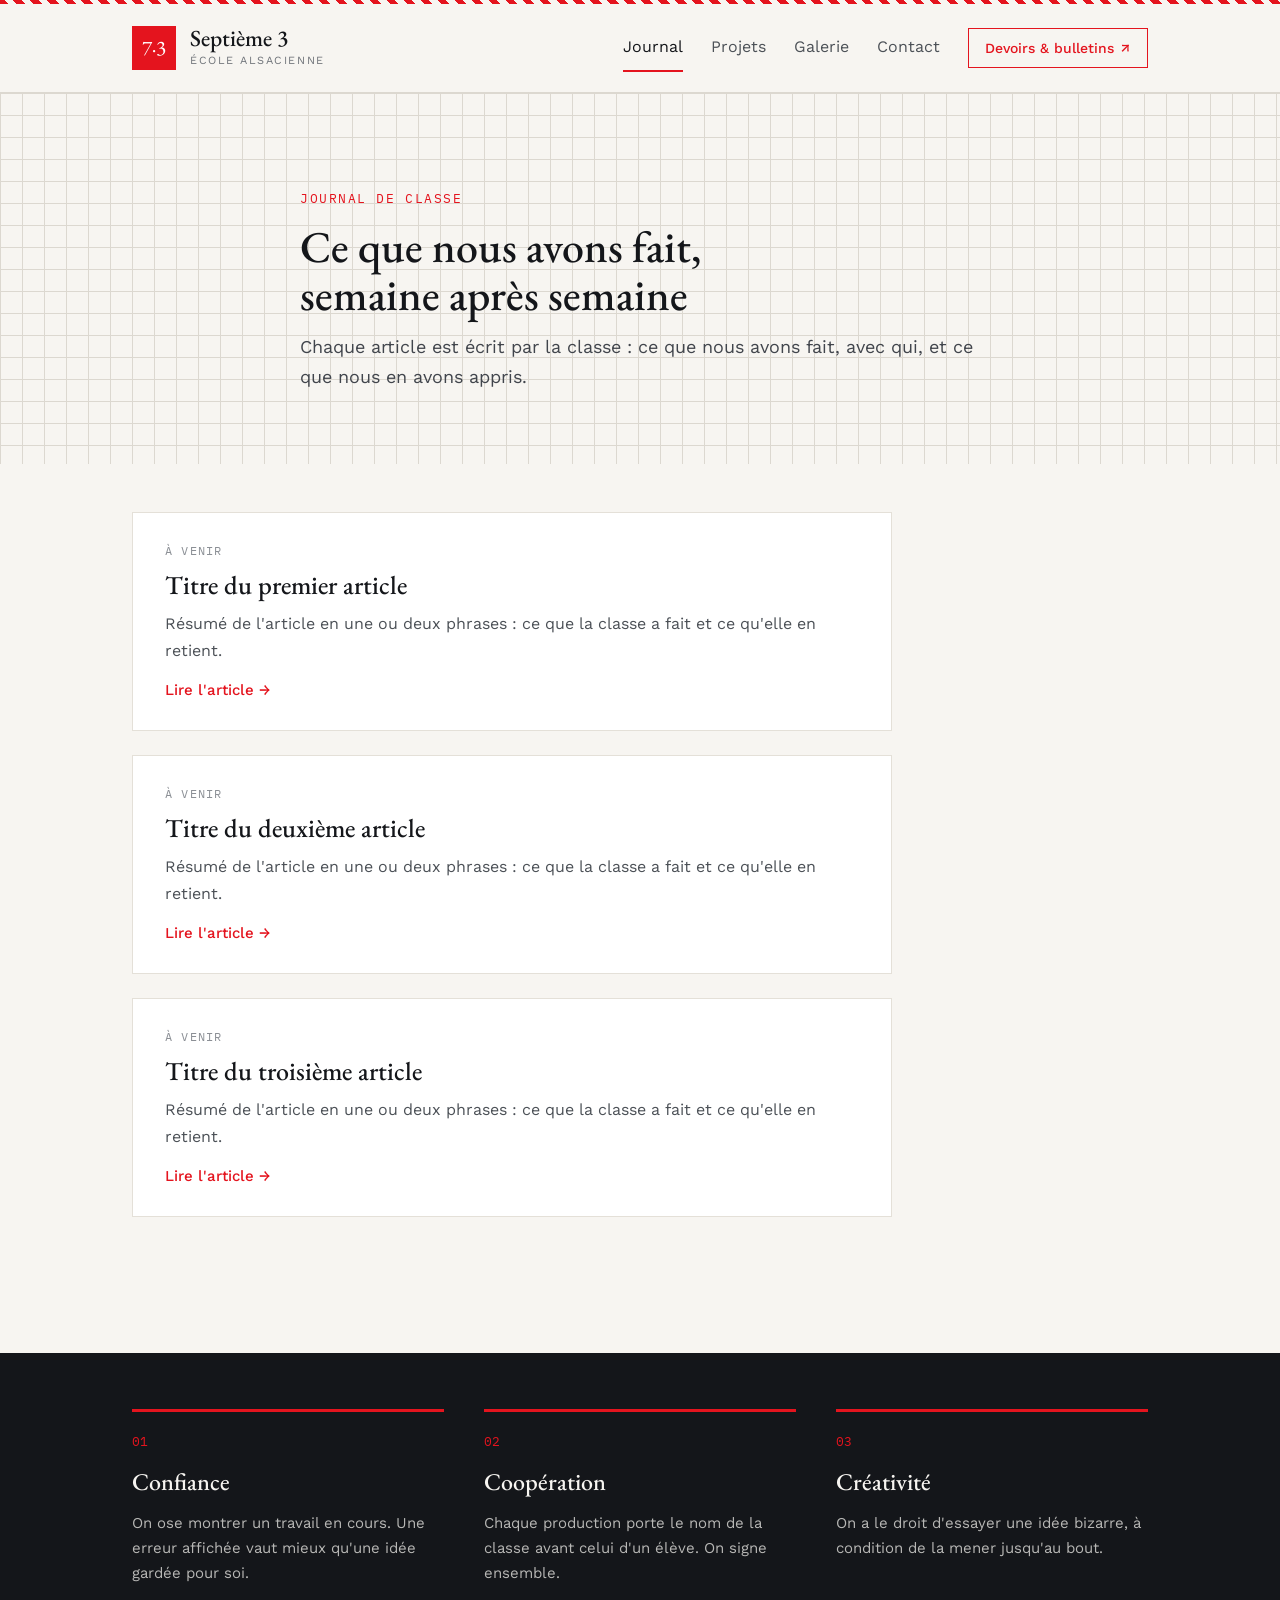
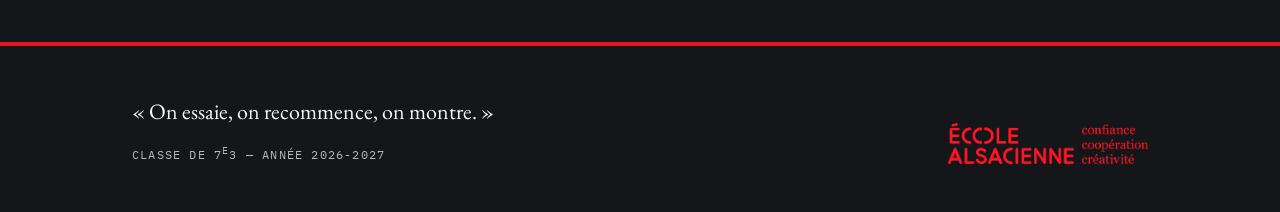
<file: index.html>
<!DOCTYPE html>
<html lang="fr">
<head>
<meta charset="utf-8">
<meta name="viewport" content="width=device-width, initial-scale=1">
<title>Septième 3 — Journal de classe</title>
<meta name="description" content="Le journal de la classe de 7e3, École Alsacienne : ce que nous avons fait, avec qui, et ce que nous en avons appris.">
<link rel="icon" href="favicon.svg" type="image/svg+xml">
<link rel="preconnect" href="https://fonts.googleapis.com">
<link rel="preconnect" href="https://fonts.gstatic.com" crossorigin>
<link href="https://fonts.googleapis.com/css2?family=EB+Garamond:ital,wght@0,400;0,500;0,600;1,400&family=Work+Sans:wght@300;400;500;600&family=IBM+Plex+Mono:wght@400;500&display=swap" rel="stylesheet">
<link rel="stylesheet" href="css/style.css">
</head>
<body>

<div class="top-band motif-rayures"></div>

<header class="site-header">
  <div class="container">
    <a class="brand" href="index.html">
      <div class="monogram">7·3</div>
      <div class="brand-text">
        <strong>Septième 3</strong>
        <span>École Alsacienne</span>
      </div>
    </a>
    <div class="header-actions">
      <nav class="main-nav" aria-label="Navigation principale">
        <a href="index.html" aria-current="page">Journal</a>
        <a href="projets.html">Projets</a>
        <a href="galerie.html">Galerie</a>
        <a href="contact.html">Contact</a>
      </nav>
      <a class="external-link" href="https://maclasse-ea.vercel.app" target="_blank" rel="noopener">Devoirs &amp; bulletins <span aria-hidden="true">↗</span></a>
    </div>
  </div>
</header>

<main>
  <div class="page-intro motif-quadrillage">
    <div class="container">
      <span class="eyebrow">Journal de classe</span>
      <h1>Ce que nous avons fait, semaine après semaine</h1>
      <p>Chaque article est écrit par la classe : ce que nous avons fait, avec qui, et ce que nous en avons appris.</p>
    </div>
  </div>

  <div class="page-body container">
    <!-- Remplacer ces articles par les vrais billets de la classe -->
    <div class="entry-list">
      <article class="entry">
        <span class="date">À venir</span>
        <h2>Titre du premier article</h2>
        <p>Résumé de l'article en une ou deux phrases : ce que la classe a fait et ce qu'elle en retient.</p>
        <a class="read-more" href="#">Lire l'article →</a>
      </article>
      <article class="entry">
        <span class="date">À venir</span>
        <h2>Titre du deuxième article</h2>
        <p>Résumé de l'article en une ou deux phrases : ce que la classe a fait et ce qu'elle en retient.</p>
        <a class="read-more" href="#">Lire l'article →</a>
      </article>
      <article class="entry">
        <span class="date">À venir</span>
        <h2>Titre du troisième article</h2>
        <p>Résumé de l'article en une ou deux phrases : ce que la classe a fait et ce qu'elle en retient.</p>
        <a class="read-more" href="#">Lire l'article →</a>
      </article>
    </div>
  </div>

  <section class="values">
    <div class="container">
      <div class="value">
        <span class="num">01</span>
        <h3>Confiance</h3>
        <p>On ose montrer un travail en cours. Une erreur affichée vaut mieux qu'une idée gardée pour soi.</p>
      </div>
      <div class="value">
        <span class="num">02</span>
        <h3>Coopération</h3>
        <p>Chaque production porte le nom de la classe avant celui d'un élève. On signe ensemble.</p>
      </div>
      <div class="value">
        <span class="num">03</span>
        <h3>Créativité</h3>
        <p>On a le droit d'essayer une idée bizarre, à condition de la mener jusqu'au bout.</p>
      </div>
    </div>
  </section>
</main>

<footer class="site-footer">
  <div class="container">
    <div class="motto">
      <span>« On essaie, on recommence, on montre. »</span>
      <span>Classe de 7<sup>e</sup>3 — année 2026-2027</span>
    </div>
    <div class="logo-plate">
      <img src="assets/logo-ecole-alsacienne.png" alt="École Alsacienne" width="200" height="41">
    </div>
  </div>
</footer>

</body>
</html>
</file>
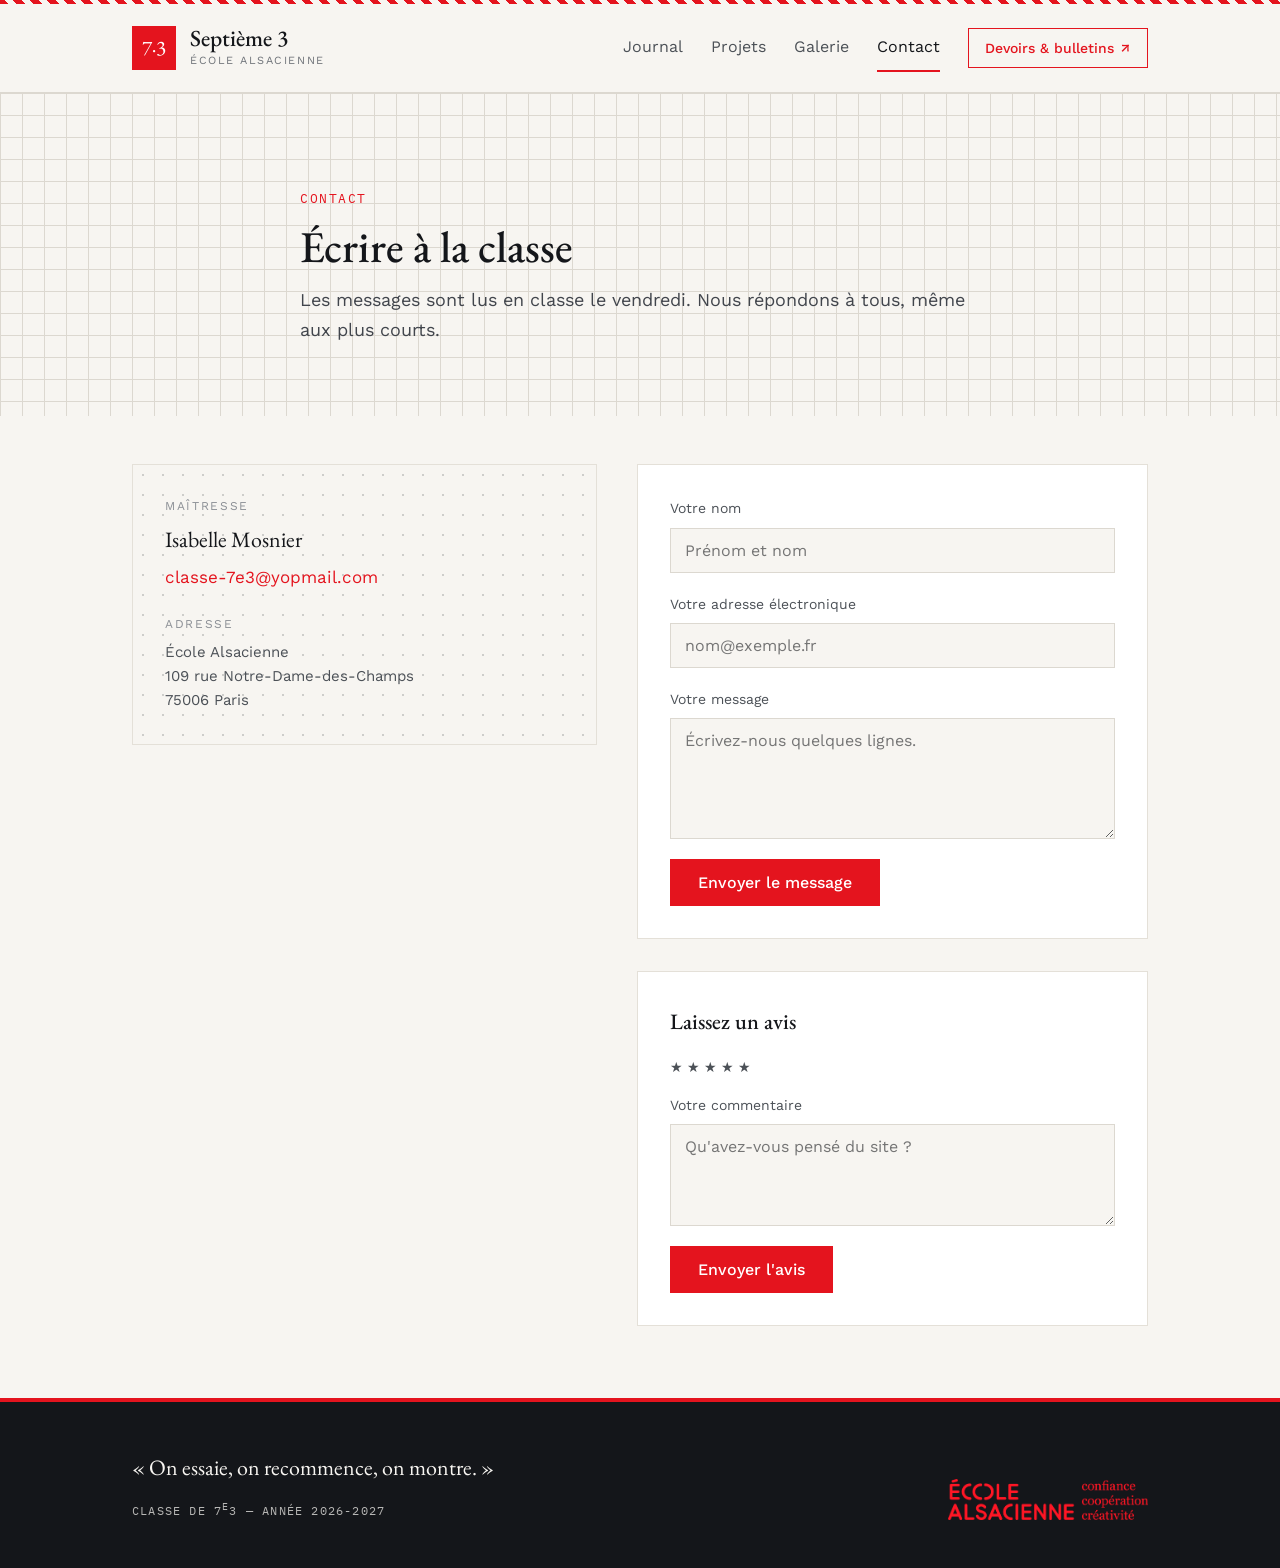
<file: contact.html>
<!DOCTYPE html>
<html lang="fr">
<head>
<meta charset="utf-8">
<meta name="viewport" content="width=device-width, initial-scale=1">
<title>Septième 3 — Contact</title>
<meta name="description" content="Écrire à la classe de 7e3, École Alsacienne.">
<link rel="icon" href="favicon.svg" type="image/svg+xml">
<link rel="preconnect" href="https://fonts.googleapis.com">
<link rel="preconnect" href="https://fonts.gstatic.com" crossorigin>
<link href="https://fonts.googleapis.com/css2?family=EB+Garamond:ital,wght@0,400;0,500;0,600;1,400&family=Work+Sans:wght@300;400;500;600&family=IBM+Plex+Mono:wght@400;500&display=swap" rel="stylesheet">
<link rel="stylesheet" href="css/style.css">
</head>
<body>

<div class="top-band motif-rayures"></div>

<header class="site-header">
  <div class="container">
    <a class="brand" href="index.html">
      <div class="monogram">7·3</div>
      <div class="brand-text">
        <strong>Septième 3</strong>
        <span>École Alsacienne</span>
      </div>
    </a>
    <div class="header-actions">
      <nav class="main-nav" aria-label="Navigation principale">
        <a href="index.html">Journal</a>
        <a href="projets.html">Projets</a>
        <a href="galerie.html">Galerie</a>
        <a href="contact.html" aria-current="page">Contact</a>
      </nav>
      <a class="external-link" href="https://maclasse-ea.vercel.app" target="_blank" rel="noopener">Devoirs &amp; bulletins <span aria-hidden="true">↗</span></a>
    </div>
  </div>
</header>

<main>
  <div class="page-intro motif-quadrillage">
    <div class="container">
      <span class="eyebrow">Contact</span>
      <h1>Écrire à la classe</h1>
      <p>Les messages sont lus en classe le vendredi. Nous répondons à tous, même aux plus courts.</p>
    </div>
  </div>

  <div class="page-body container">
    <div class="contact-grid">
      <div class="contact-info motif-pois">
        <div class="contact-block">
          <span class="label">Maîtresse</span>
          <span class="name">Isabelle Mosnier</span>
          <a href="mailto:classe-7e3@yopmail.com">classe-7e3@yopmail.com</a>
        </div>
        <div class="contact-block">
          <span class="label">Adresse</span>
          <address>École Alsacienne<br>109 rue Notre-Dame-des-Champs<br>75006 Paris</address>
        </div>
      </div>

      <div class="contact-column">
        <form class="contact-form" id="contact-form" data-mailto="classe-7e3@yopmail.com">
          <label for="nom">Votre nom
            <input type="text" id="nom" name="nom" placeholder="Prénom et nom" required>
          </label>
          <label for="email">Votre adresse électronique
            <input type="email" id="email" name="email" placeholder="nom@exemple.fr" required>
          </label>
          <label for="message">Votre message
            <textarea id="message" name="message" rows="5" placeholder="Écrivez-nous quelques lignes." required></textarea>
          </label>
          <button type="submit" class="btn">Envoyer le message</button>
          <span class="confirmation">Votre logiciel de messagerie va s'ouvrir avec le message prêt à envoyer.</span>
        </form>

        <form class="contact-form" id="review-form" data-mailto="classe-7e3@yopmail.com">
          <h2 class="review-title">Laissez un avis</h2>
          <fieldset class="star-rating">
            <legend>Votre note</legend>
            <input type="radio" id="etoile-5" name="note" value="5" required><label for="etoile-5" title="5 étoiles">★</label>
            <input type="radio" id="etoile-4" name="note" value="4" required><label for="etoile-4" title="4 étoiles">★</label>
            <input type="radio" id="etoile-3" name="note" value="3" required><label for="etoile-3" title="3 étoiles">★</label>
            <input type="radio" id="etoile-2" name="note" value="2" required><label for="etoile-2" title="2 étoiles">★</label>
            <input type="radio" id="etoile-1" name="note" value="1" required><label for="etoile-1" title="1 étoile">★</label>
          </fieldset>
          <label for="avis-commentaire">Votre commentaire
            <textarea id="avis-commentaire" name="commentaire" rows="4" placeholder="Qu'avez-vous pensé du site ?"></textarea>
          </label>
          <button type="submit" class="btn">Envoyer l'avis</button>
          <span class="confirmation">Votre logiciel de messagerie va s'ouvrir avec l'avis prêt à envoyer.</span>
        </form>
      </div>
    </div>
  </div>
</main>

<footer class="site-footer">
  <div class="container">
    <div class="motto">
      <span>« On essaie, on recommence, on montre. »</span>
      <span>Classe de 7<sup>e</sup>3 — année 2026-2027</span>
    </div>
    <div class="logo-plate">
      <img src="assets/logo-ecole-alsacienne.png" alt="École Alsacienne" width="200" height="41">
    </div>
  </div>
</footer>

<script src="js/main.js"></script>
</body>
</html>
</file>
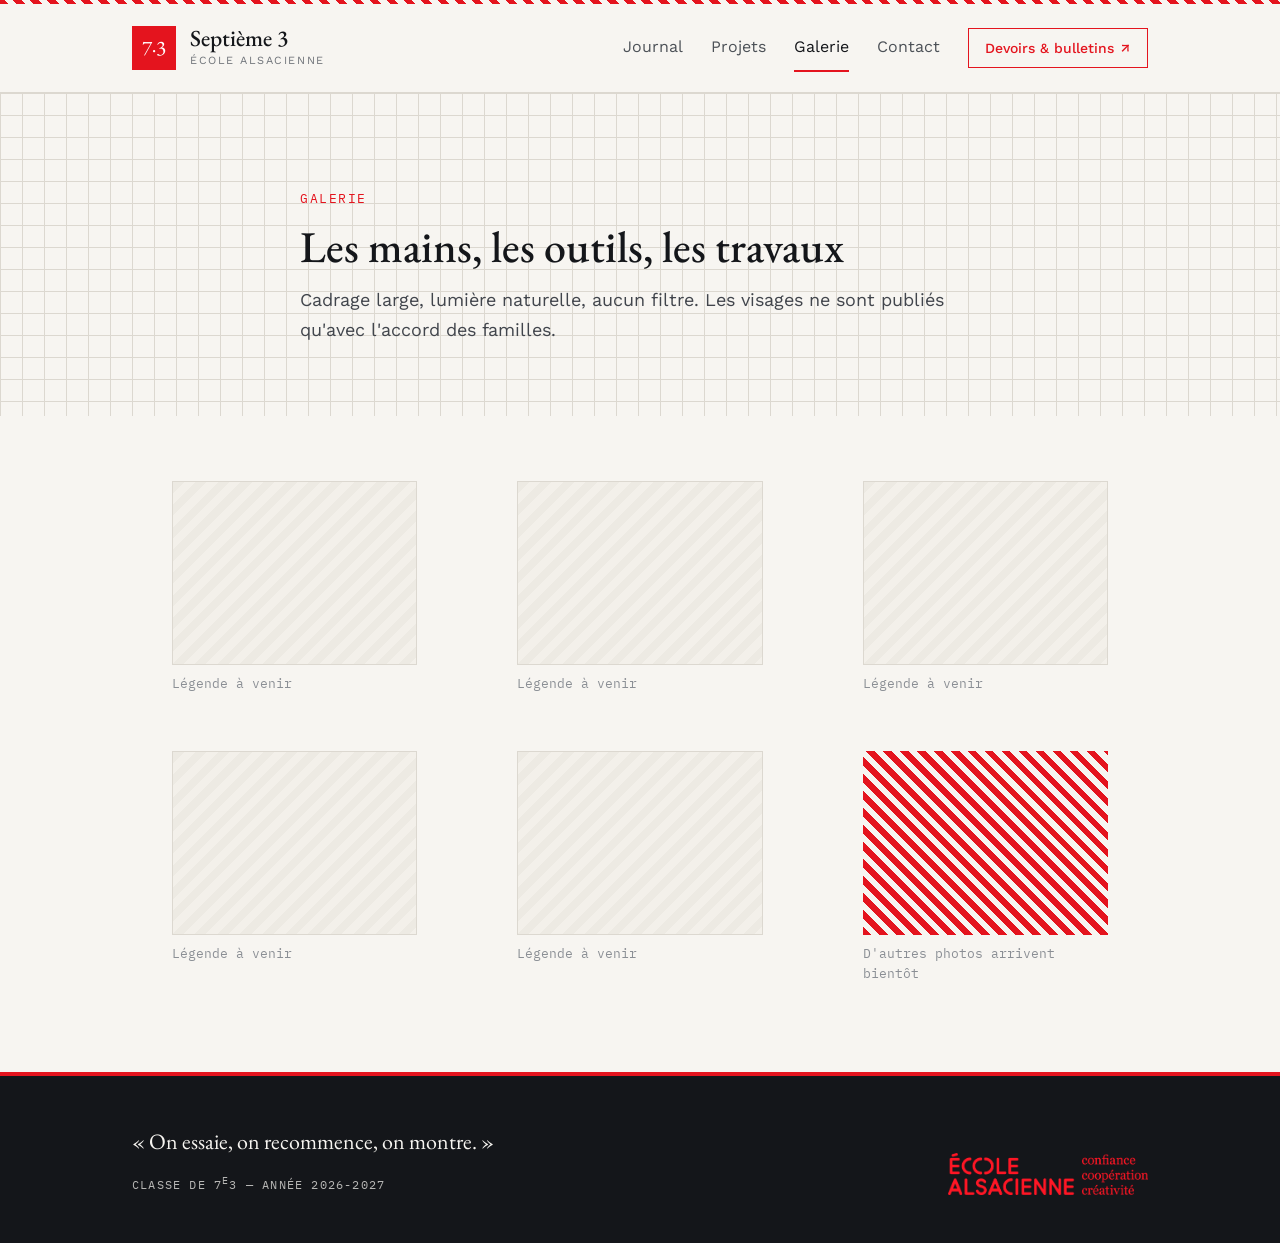
<file: galerie.html>
<!DOCTYPE html>
<html lang="fr">
<head>
<meta charset="utf-8">
<meta name="viewport" content="width=device-width, initial-scale=1">
<title>Septième 3 — Galerie</title>
<meta name="description" content="Les mains, les outils, les travaux de la classe de 7e3.">
<link rel="icon" href="favicon.svg" type="image/svg+xml">
<link rel="preconnect" href="https://fonts.googleapis.com">
<link rel="preconnect" href="https://fonts.gstatic.com" crossorigin>
<link href="https://fonts.googleapis.com/css2?family=EB+Garamond:ital,wght@0,400;0,500;0,600;1,400&family=Work+Sans:wght@300;400;500;600&family=IBM+Plex+Mono:wght@400;500&display=swap" rel="stylesheet">
<link rel="stylesheet" href="css/style.css">
</head>
<body>

<div class="top-band motif-rayures"></div>

<header class="site-header">
  <div class="container">
    <a class="brand" href="index.html">
      <div class="monogram">7·3</div>
      <div class="brand-text">
        <strong>Septième 3</strong>
        <span>École Alsacienne</span>
      </div>
    </a>
    <div class="header-actions">
      <nav class="main-nav" aria-label="Navigation principale">
        <a href="index.html">Journal</a>
        <a href="projets.html">Projets</a>
        <a href="galerie.html" aria-current="page">Galerie</a>
        <a href="contact.html">Contact</a>
      </nav>
      <a class="external-link" href="https://maclasse-ea.vercel.app" target="_blank" rel="noopener">Devoirs &amp; bulletins <span aria-hidden="true">↗</span></a>
    </div>
  </div>
</header>

<main>
  <div class="page-intro motif-quadrillage">
    <div class="container">
      <span class="eyebrow">Galerie</span>
      <h1>Les mains, les outils, les travaux</h1>
      <p>Cadrage large, lumière naturelle, aucun filtre. Les visages ne sont publiés qu'avec l'accord des familles.</p>
    </div>
  </div>

  <div class="page-body container">
    <!-- Remplacer les vignettes par de vraies photos, une légende par photo -->
    <div class="gallery-grid">
      <figure class="gallery-item">
        <div class="placeholder-photo tile"></div>
        <figcaption class="caption">Légende à venir</figcaption>
      </figure>
      <figure class="gallery-item">
        <div class="placeholder-photo tile"></div>
        <figcaption class="caption">Légende à venir</figcaption>
      </figure>
      <figure class="gallery-item">
        <div class="placeholder-photo tile"></div>
        <figcaption class="caption">Légende à venir</figcaption>
      </figure>
      <figure class="gallery-item">
        <div class="placeholder-photo tile"></div>
        <figcaption class="caption">Légende à venir</figcaption>
      </figure>
      <figure class="gallery-item">
        <div class="placeholder-photo tile"></div>
        <figcaption class="caption">Légende à venir</figcaption>
      </figure>
      <figure class="gallery-item">
        <div class="motif-rayures tile"></div>
        <figcaption class="caption">D'autres photos arrivent bientôt</figcaption>
      </figure>
    </div>
  </div>
</main>

<footer class="site-footer">
  <div class="container">
    <div class="motto">
      <span>« On essaie, on recommence, on montre. »</span>
      <span>Classe de 7<sup>e</sup>3 — année 2026-2027</span>
    </div>
    <div class="logo-plate">
      <img src="assets/logo-ecole-alsacienne.png" alt="École Alsacienne" width="200" height="41">
    </div>
  </div>
</footer>

</body>
</html>
</file>
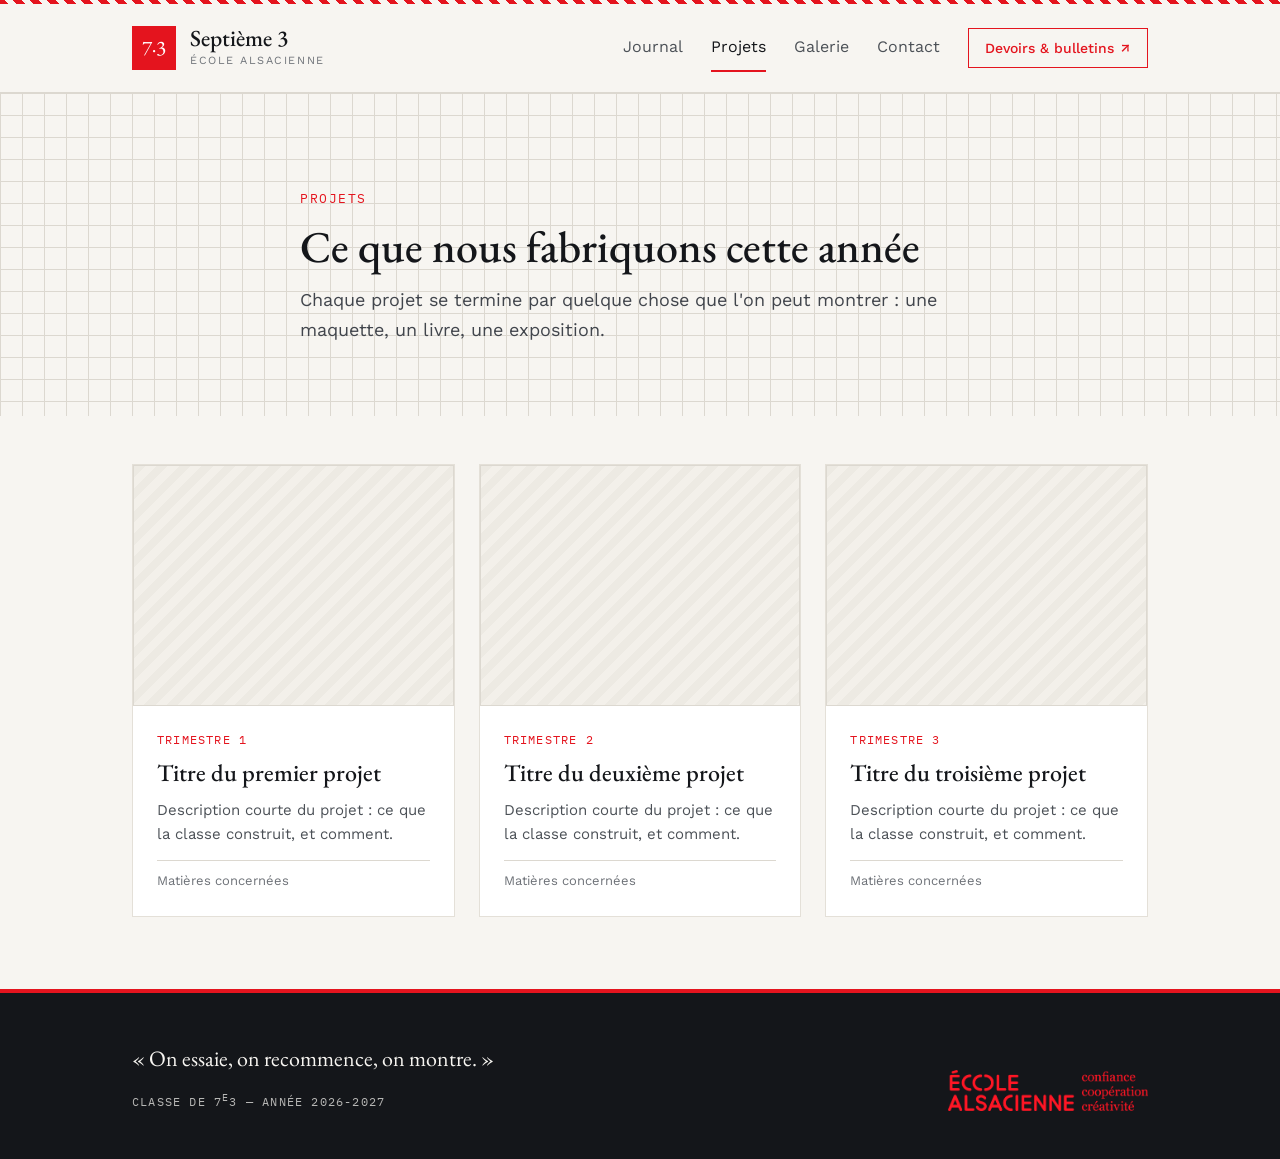
<file: projets.html>
<!DOCTYPE html>
<html lang="fr">
<head>
<meta charset="utf-8">
<meta name="viewport" content="width=device-width, initial-scale=1">
<title>Septième 3 — Projets</title>
<meta name="description" content="Les grands projets de la classe de 7e3 cette année.">
<link rel="icon" href="favicon.svg" type="image/svg+xml">
<link rel="preconnect" href="https://fonts.googleapis.com">
<link rel="preconnect" href="https://fonts.gstatic.com" crossorigin>
<link href="https://fonts.googleapis.com/css2?family=EB+Garamond:ital,wght@0,400;0,500;0,600;1,400&family=Work+Sans:wght@300;400;500;600&family=IBM+Plex+Mono:wght@400;500&display=swap" rel="stylesheet">
<link rel="stylesheet" href="css/style.css">
</head>
<body>

<div class="top-band motif-rayures"></div>

<header class="site-header">
  <div class="container">
    <a class="brand" href="index.html">
      <div class="monogram">7·3</div>
      <div class="brand-text">
        <strong>Septième 3</strong>
        <span>École Alsacienne</span>
      </div>
    </a>
    <div class="header-actions">
      <nav class="main-nav" aria-label="Navigation principale">
        <a href="index.html">Journal</a>
        <a href="projets.html" aria-current="page">Projets</a>
        <a href="galerie.html">Galerie</a>
        <a href="contact.html">Contact</a>
      </nav>
      <a class="external-link" href="https://maclasse-ea.vercel.app" target="_blank" rel="noopener">Devoirs &amp; bulletins <span aria-hidden="true">↗</span></a>
    </div>
  </div>
</header>

<main>
  <div class="page-intro motif-quadrillage">
    <div class="container">
      <span class="eyebrow">Projets</span>
      <h1>Ce que nous fabriquons cette année</h1>
      <p>Chaque projet se termine par quelque chose que l'on peut montrer : une maquette, un livre, une exposition.</p>
    </div>
  </div>

  <div class="page-body container">
    <!-- Remplacer par les vrais projets de l'année -->
    <div class="project-grid">
      <article class="project-card">
        <div class="placeholder-photo thumb"></div>
        <div class="body">
          <span class="term">Trimestre 1</span>
          <h2>Titre du premier projet</h2>
          <p>Description courte du projet : ce que la classe construit, et comment.</p>
          <span class="subjects">Matières concernées</span>
        </div>
      </article>
      <article class="project-card">
        <div class="placeholder-photo thumb"></div>
        <div class="body">
          <span class="term">Trimestre 2</span>
          <h2>Titre du deuxième projet</h2>
          <p>Description courte du projet : ce que la classe construit, et comment.</p>
          <span class="subjects">Matières concernées</span>
        </div>
      </article>
      <article class="project-card">
        <div class="placeholder-photo thumb"></div>
        <div class="body">
          <span class="term">Trimestre 3</span>
          <h2>Titre du troisième projet</h2>
          <p>Description courte du projet : ce que la classe construit, et comment.</p>
          <span class="subjects">Matières concernées</span>
        </div>
      </article>
    </div>
  </div>
</main>

<footer class="site-footer">
  <div class="container">
    <div class="motto">
      <span>« On essaie, on recommence, on montre. »</span>
      <span>Classe de 7<sup>e</sup>3 — année 2026-2027</span>
    </div>
    <div class="logo-plate">
      <img src="assets/logo-ecole-alsacienne.png" alt="École Alsacienne" width="200" height="41">
    </div>
  </div>
</footer>

</body>
</html>
</file>
<file: css/style.css>
/* Charte graphique 7e3 — valeurs écran (cf. Charte 7e3, page "Le site") */
:root {
  --rouge: #E4141E;
  --rouge-hover: #B00F17;
  --encre: #14161A;
  --craie: #F7F5F1;
  --ardoise: #6E7278;
  --texte: #41454C;
  --texte-secondaire: #4C5157;
  --texte-discret: #8B8F95;
  --bordure: #DCD8D0;
  --bordure-carte: #E4E0D8;
}

* { box-sizing: border-box; }

html, body {
  margin: 0;
  min-height: 100vh;
  background: var(--craie);
  color: var(--encre);
  font-family: 'Work Sans', sans-serif;
  font-size: 17px;
  line-height: 1.6;
}

body {
  display: flex;
  flex-direction: column;
}

img { max-width: 100%; }

a {
  color: var(--rouge);
  text-decoration: none;
}
a:hover {
  color: var(--rouge-hover);
  text-decoration: underline;
}

.container {
  max-width: 1080px;
  margin: 0 auto;
  padding: 0 32px;
  width: 100%;
}

.eyebrow {
  font-family: 'IBM Plex Mono', monospace;
  font-size: 13px;
  letter-spacing: .12em;
  text-transform: uppercase;
  color: var(--rouge);
}

/* Motifs de la charte, utilisés comme bandeaux ou fonds calmes */

.motif-rayures {
  background: repeating-linear-gradient(45deg, var(--rouge) 0 6px, var(--craie) 6px 12px);
}

.motif-pois {
  background-color: var(--craie);
  background-image: radial-gradient(rgba(20, 22, 26, .18) 1.1px, transparent 1.1px);
  background-size: 20px 20px;
}

.motif-quadrillage {
  background-color: var(--craie);
  background-image:
    linear-gradient(var(--bordure) 1px, transparent 1px),
    linear-gradient(90deg, var(--bordure) 1px, transparent 1px);
  background-size: 22px 22px;
}

.placeholder-photo {
  background: repeating-linear-gradient(135deg, #EDEAE3 0 8px, #F3F0EA 8px 16px);
  border: 1px solid var(--bordure);
}

/* Bandeau de signature, en haut de chaque page */

.top-band {
  height: 4px;
}

/* En-tête / navigation */

.site-header {
  border-bottom: 1px solid var(--bordure);
  background: var(--craie);
}

.site-header .container {
  padding-top: 20px;
  padding-bottom: 20px;
  display: flex;
  align-items: center;
  justify-content: space-between;
  gap: 32px;
  flex-wrap: wrap;
}

.brand {
  display: flex;
  align-items: center;
  gap: 14px;
  text-decoration: none;
  color: var(--encre);
}
.brand:hover { text-decoration: none; }

.monogram {
  flex: none;
  width: 44px;
  height: 44px;
  background: var(--rouge);
  color: #FFFFFF;
  display: flex;
  align-items: center;
  justify-content: center;
  font-family: 'EB Garamond', serif;
  font-size: 21px;
}

.brand-text {
  display: flex;
  flex-direction: column;
}
.brand-text strong {
  font-family: 'EB Garamond', serif;
  font-weight: 500;
  font-size: 23px;
  line-height: 1.1;
}
.brand-text span {
  font-size: 11px;
  letter-spacing: .14em;
  text-transform: uppercase;
  color: var(--ardoise);
}

.header-actions {
  display: flex;
  align-items: center;
  gap: 28px;
  flex-wrap: wrap;
}

.main-nav {
  display: flex;
  gap: 28px;
  align-items: center;
}

.external-link {
  display: inline-flex;
  align-items: center;
  gap: 6px;
  font-family: 'Work Sans', sans-serif;
  font-size: 14px;
  font-weight: 500;
  color: var(--rouge);
  border: 1px solid var(--rouge);
  padding: 0 16px;
  min-height: 40px;
  white-space: nowrap;
}
.external-link:hover {
  background: var(--rouge);
  color: #FFFFFF;
  text-decoration: none;
}

.main-nav a {
  font-size: 16px;
  color: var(--texte-secondaire);
  padding: 10px 0;
  border-bottom: 2px solid transparent;
  text-decoration: none;
  min-height: 44px;
  display: flex;
  align-items: center;
}
.main-nav a:hover { color: var(--encre); text-decoration: none; }
.main-nav a[aria-current="page"] {
  color: var(--encre);
  border-bottom-color: var(--rouge);
}

main { flex: 1; }

.btn {
  display: inline-flex;
  align-items: center;
  align-self: flex-start;
  background: var(--rouge);
  color: #FFFFFF;
  padding: 14px 28px;
  font-family: 'Work Sans', sans-serif;
  font-size: 16px;
  font-weight: 500;
  text-decoration: none;
  border: 0;
  cursor: pointer;
  min-height: 44px;
}
.btn:hover { background: var(--rouge-hover); color: #FFFFFF; text-decoration: none; }

/* Intro de page : titre posé sur un fond calme (quadrillage), jamais sous un paragraphe entier */

.page-intro {
  padding: 56px 32px 40px;
}
.page-intro .container {
  padding: 40px 0 32px;
  display: flex;
  flex-direction: column;
  gap: 14px;
  max-width: 680px;
}
.page-intro h1 {
  margin: 0;
  font-family: 'EB Garamond', serif;
  font-weight: 500;
  font-size: 44px;
  line-height: 1.08;
  text-wrap: balance;
}
.page-intro p {
  margin: 0;
  font-size: 18px;
  line-height: 1.65;
  color: var(--texte);
  text-wrap: pretty;
}

.page-body {
  padding: 48px 32px 72px;
}

/* Journal : liste chronologique d'articles */

.entry-list {
  display: flex;
  flex-direction: column;
  gap: 24px;
  max-width: 760px;
}
.entry {
  border: 1px solid var(--bordure-carte);
  background: #FFFFFF;
  padding: 28px 32px;
  display: flex;
  flex-direction: column;
  gap: 10px;
}
.entry .date {
  font-family: 'IBM Plex Mono', monospace;
  font-size: 12px;
  letter-spacing: .1em;
  text-transform: uppercase;
  color: var(--texte-discret);
}
.entry h2 {
  margin: 0;
  font-family: 'EB Garamond', serif;
  font-weight: 500;
  font-size: 26px;
  line-height: 1.2;
}
.entry p {
  margin: 0;
  font-size: 16px;
  line-height: 1.65;
  color: var(--texte-secondaire);
}
.entry .read-more {
  align-self: flex-start;
  font-size: 15px;
  font-weight: 500;
  margin-top: 4px;
}

/* Section valeurs (contenu de la charte) */

.values {
  background: var(--encre);
  color: var(--craie);
  margin-top: 64px;
}
.values .container {
  padding: 56px 32px;
  display: grid;
  grid-template-columns: repeat(3, 1fr);
  gap: 40px;
}
.value {
  display: flex;
  flex-direction: column;
  gap: 10px;
  border-top: 3px solid var(--rouge);
  padding-top: 20px;
}
.value .num {
  font-family: 'IBM Plex Mono', monospace;
  font-size: 13px;
  color: var(--rouge);
}
.value h3 {
  margin: 0;
  font-family: 'EB Garamond', serif;
  font-weight: 500;
  font-size: 24px;
}
.value p {
  margin: 0;
  font-size: 15px;
  line-height: 1.65;
  color: rgba(247, 245, 241, .72);
}

/* Projets : cartes par trimestre */

.project-grid {
  display: grid;
  grid-template-columns: repeat(3, 1fr);
  gap: 24px;
}
.project-card {
  border: 1px solid var(--bordure-carte);
  background: #FFFFFF;
  display: flex;
  flex-direction: column;
}
.project-card .thumb {
  aspect-ratio: 4/3;
}
.project-card .body {
  padding: 24px;
  display: flex;
  flex-direction: column;
  gap: 10px;
}
.project-card .term {
  font-family: 'IBM Plex Mono', monospace;
  font-size: 12px;
  letter-spacing: .1em;
  text-transform: uppercase;
  color: var(--rouge);
}
.project-card h2 {
  margin: 0;
  font-family: 'EB Garamond', serif;
  font-weight: 500;
  font-size: 24px;
  line-height: 1.2;
}
.project-card p {
  margin: 0;
  font-size: 15px;
  line-height: 1.6;
  color: var(--texte-secondaire);
}
.project-card .subjects {
  font-size: 13px;
  color: var(--ardoise);
  border-top: 1px solid var(--bordure);
  padding-top: 10px;
  margin-top: 4px;
}

/* Galerie : grille uniforme, légendes sous chaque vignette */

.gallery-grid {
  display: grid;
  grid-template-columns: repeat(3, 1fr);
  gap: 24px 20px;
}
.gallery-item {
  display: flex;
  flex-direction: column;
  gap: 8px;
}
.gallery-item .tile {
  aspect-ratio: 4/3;
}
.gallery-item .caption {
  font-family: 'IBM Plex Mono', monospace;
  font-size: 12.5px;
  color: var(--texte-discret);
}

/* Contact */

.contact-grid {
  display: grid;
  grid-template-columns: 1fr 1.1fr;
  gap: 40px;
  align-items: start;
}

.contact-info {
  border: 1px solid var(--bordure-carte);
  padding: 32px;
  display: flex;
  flex-direction: column;
  gap: 24px;
}
.contact-block {
  display: flex;
  flex-direction: column;
  gap: 6px;
}
.contact-block .label {
  font-size: 12px;
  letter-spacing: .14em;
  text-transform: uppercase;
  color: var(--texte-discret);
}
.contact-block .name {
  font-family: 'EB Garamond', serif;
  font-size: 22px;
}
.contact-block address {
  font-style: normal;
  font-size: 15px;
  line-height: 1.6;
  color: var(--texte-secondaire);
}

.contact-column {
  display: flex;
  flex-direction: column;
  gap: 32px;
}

.contact-form {
  background: #FFFFFF;
  border: 1px solid var(--bordure-carte);
  padding: 32px;
  display: flex;
  flex-direction: column;
  gap: 20px;
}
.review-title {
  margin: 0;
  font-family: 'EB Garamond', serif;
  font-weight: 500;
  font-size: 22px;
}

.star-rating {
  border: 0;
  margin: 0;
  padding: 0;
  display: flex;
  flex-direction: row-reverse;
  justify-content: flex-end;
  gap: 4px;
}
.star-rating legend {
  position: absolute;
  width: 1px;
  height: 1px;
  overflow: hidden;
  clip: rect(0 0 0 0);
}
.star-rating input {
  position: absolute;
  opacity: 0;
  width: 1px;
  height: 1px;
}
.star-rating label {
  font-size: 32px;
  line-height: 1;
  color: var(--bordure);
  cursor: pointer;
}
.star-rating input:checked ~ label,
.star-rating label:hover,
.star-rating label:hover ~ label {
  color: var(--rouge);
}
.star-rating input:focus-visible + label {
  outline: 2px solid var(--rouge);
  outline-offset: 2px;
}
.contact-form label {
  display: flex;
  flex-direction: column;
  gap: 8px;
  font-size: 14px;
  color: var(--texte-secondaire);
}
.contact-form input,
.contact-form textarea {
  font-family: 'Work Sans', sans-serif;
  font-size: 16px;
  padding: 12px 14px;
  border: 1px solid var(--bordure);
  background: var(--craie);
  color: var(--encre);
  min-height: 44px;
}
.contact-form textarea { resize: vertical; }
.contact-form .confirmation {
  font-family: 'IBM Plex Mono', monospace;
  font-size: 13px;
  color: var(--rouge);
  display: none;
}
.contact-form.is-sent .confirmation { display: block; }

/* Pied de page */

.site-footer {
  background: var(--encre);
  color: rgba(247, 245, 241, .72);
  border-top: 4px solid var(--rouge);
}
.site-footer .container {
  padding: 48px 32px;
  display: flex;
  align-items: flex-end;
  justify-content: space-between;
  gap: 40px;
  flex-wrap: wrap;
}
.site-footer .motto {
  display: flex;
  flex-direction: column;
  gap: 14px;
}
.site-footer .motto span:first-child {
  font-family: 'EB Garamond', serif;
  font-size: 22px;
  color: var(--craie);
}
.site-footer .motto span:last-child {
  font-family: 'IBM Plex Mono', monospace;
  font-size: 12px;
  letter-spacing: .1em;
  text-transform: uppercase;
}
.site-footer .logo-plate img {
  width: 200px;
  height: auto;
  display: block;
}

/* Responsive */

@media (max-width: 860px) {
  .values .container { grid-template-columns: 1fr; gap: 28px; }
  .project-grid { grid-template-columns: 1fr; }
  .gallery-grid { grid-template-columns: repeat(2, 1fr); }
  .contact-grid { grid-template-columns: 1fr; }
  .main-nav { gap: 18px; }
  .header-actions { gap: 16px; }
  .page-intro h1 { font-size: 36px; }
}

@media (max-width: 480px) {
  .gallery-grid { grid-template-columns: 1fr; }
  .entry { padding: 22px; }
}
</file>
